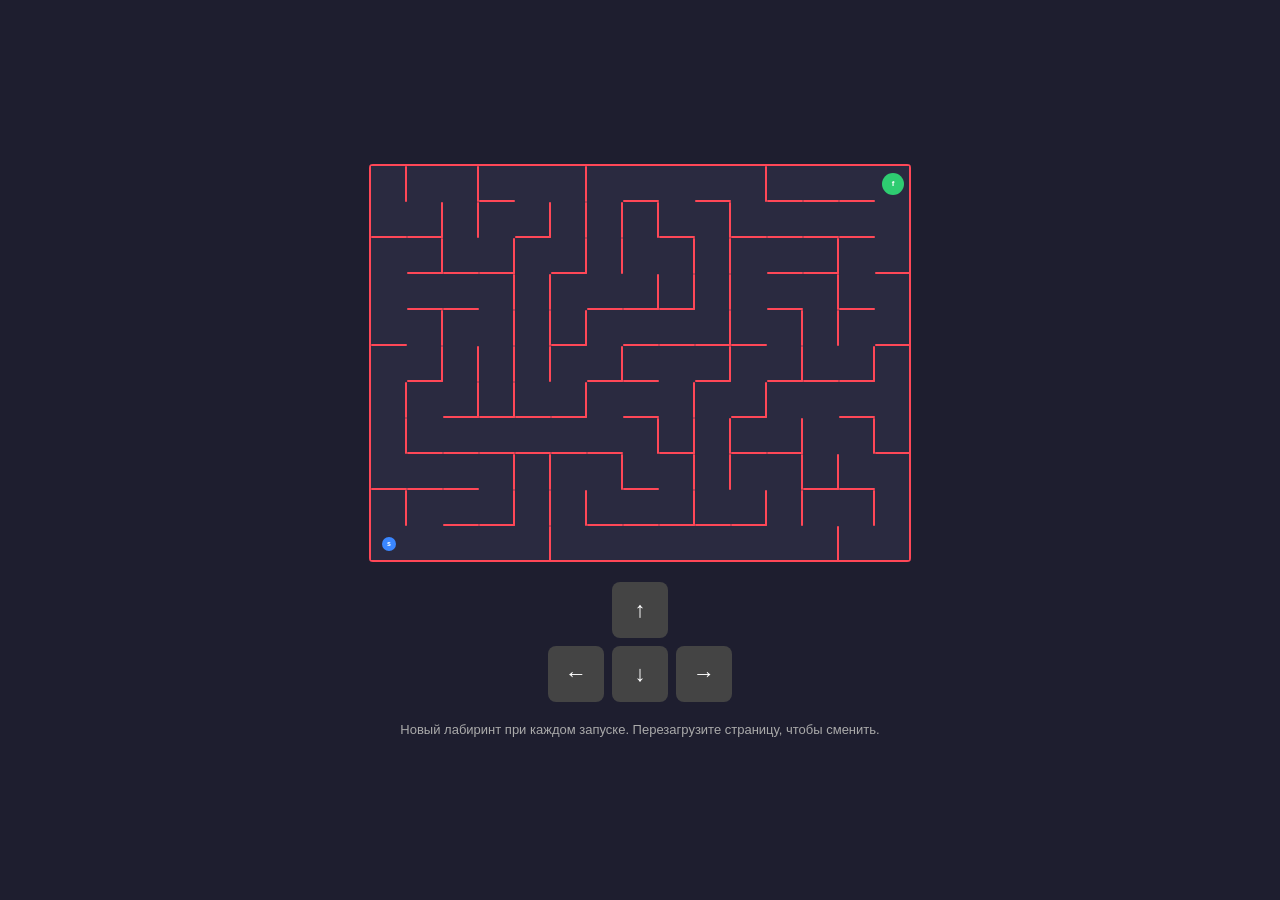
<file: index.html>
<!DOCTYPE html>
<html lang="ru">
<head>
<meta charset="UTF-8">
<title>Лабиринт: один путь</title>
<style>
    * { box-sizing: border-box; }
    body {
        margin: 0; min-height: 100vh;
        display: flex; align-items: center; justify-content: center;
        background: #1e1e2f; font-family: Arial, sans-serif; color: #fff;
    }
    #container { display: flex; flex-direction: column; align-items: center; gap: 20px; }
    #maze {
        position: relative;
        background: #2a2a40;
        border-radius: 4px;
        overflow: hidden;
    }
    #thingie {
        position: absolute;
        width: 14px; height: 14px;
        display: flex; align-items: center; justify-content: center;
        background: #3a86ff; border-radius: 50%;
        font-size: 7px; font-weight: bold; color: #fff; z-index: 2;
    }
    #home {
        position: absolute;
        width: 22px; height: 22px;
        display: flex; align-items: center; justify-content: center;
        background: #2ecc71; border-radius: 50%;
        font-size: 8px; font-weight: bold; color: #fff; z-index: 1;
    }
    .emo { pointer-events: none; user-select: none; }
    .wall { position: absolute; background: #ff4757; border-radius: 1px; }
    .buttons {
        display: grid;
        grid-template-columns: repeat(3, 56px);
        grid-template-rows: repeat(2, 56px);
        gap: 8px; justify-content: center;
    }
    #bu { grid-column: 2; grid-row: 1; }
    #bl { grid-column: 1; grid-row: 2; }
    #bd { grid-column: 2; grid-row: 2; }
    #br { grid-column: 3; grid-row: 2; }
    .btn {
        width: 56px; height: 56px;
        background: #444; color: #fff; border: none; border-radius: 8px;
        font-size: 22px; cursor: pointer; transition: background 0.15s;
    }
    .btn:hover  { background: #5a5a7a; }
    .btn:active { background: #3a86ff; }
    #status { font-size: 13px; color: #aaa; }
</style>
</head>
<body>
<div id="container">
    <div class="mbox">
        <div id="maze">
            <div id="thingie"><span class="emo">s</span></div>
            <div id="home"><span class="emo">f</span></div>
        </div>
    </div>
    <div class="controls">
        <div class="buttons">
            <button class="btn" id="bu">↑</button>
            <button class="btn" id="bl">←</button>
            <button class="btn" id="bd">↓</button>
            <button class="btn" id="br">→</button>
        </div>
    </div>
    <div id="status">Новый лабиринт при каждом запуске. Перезагрузите страницу, чтобы сменить.</div>
</div>

<script>
    const maze   = document.getElementById('maze');
    const player = document.getElementById('thingie');
    const home   = document.getElementById('home');

    const COLS = 15, ROWS = 11;
    const CELL = 36;
    const WALL = 2;
    const PLAYER = 14;
    const STEP = 6;

    // ---- Генерация лабиринта DFS (recursive backtracker) ----
    // Каждая клетка: { walls: {top, right, bottom, left} } — true = стена есть
    function generateMaze(cols, rows) {
        const grid = Array.from({ length: rows }, () =>
            Array.from({ length: cols }, () => ({
                top: true, right: true, bottom: true, left: true, visited: false
            }))
        );

        const stack = [];
        let current = { x: 0, y: 0 };
        grid[0][0].visited = true;
        stack.push(current);

        const dirs = [
            { dx: 0, dy: -1, wall: 'top',    opp: 'bottom' },
            { dx: 1, dy: 0,  wall: 'right',  opp: 'left'   },
            { dx: 0, dy: 1,  wall: 'bottom', opp: 'top'    },
            { dx: -1, dy: 0, wall: 'left',   opp: 'right'  }
        ];

        while (stack.length > 0) {
            const c = stack[stack.length - 1];
            const neighbors = [];
            for (const d of dirs) {
                const nx = c.x + d.dx, ny = c.y + d.dy;
                if (nx >= 0 && nx < cols && ny >= 0 && ny < rows && !grid[ny][nx].visited) {
                    neighbors.push({ nx, ny, d });
                }
            }
            if (neighbors.length === 0) {
                stack.pop();
            } else {
                const { nx, ny, d } = neighbors[Math.floor(Math.random() * neighbors.length)];
                grid[c.y][c.x][d.wall] = false;
                grid[ny][nx][d.opp] = false;
                grid[ny][nx].visited = true;
                stack.push({ x: nx, y: ny });
            }
        }
        return grid;
    }

    const grid = generateMaze(COLS, ROWS);

    // ---- Преобразование стен сетки в прямоугольники для отрисовки и коллизий ----
    const WALLS = [];

    // Внешний периметр
    WALLS.push([0, 0, COLS * CELL + WALL, WALL]);                 // сверху
    WALLS.push([0, ROWS * CELL, COLS * CELL + WALL, WALL]);       // снизу
    WALLS.push([0, 0, WALL, ROWS * CELL + WALL]);                 // слева
    WALLS.push([COLS * CELL, 0, WALL, ROWS * CELL + WALL]);       // справа

    // Внутренние стены
    for (let y = 0; y < ROWS; y++) {
        for (let x = 0; x < COLS; x++) {
            const c = grid[y][x];
            const px = x * CELL + WALL;
            const py = y * CELL + WALL;

            if (c.right && x < COLS - 1) {
                WALLS.push([(x + 1) * CELL, y * CELL + WALL, WALL, CELL]);
            }
            if (c.bottom && y < ROWS - 1) {
                WALLS.push([x * CELL + WALL, (y + 1) * CELL, CELL, WALL]);
            }
        }
    }

    maze.style.width  = (COLS * CELL + WALL) + 'px';
    maze.style.height = (ROWS * CELL + WALL) + 'px';

    for (const [wx, wy, ww, wh] of WALLS) {
        const el = document.createElement('div');
        el.className = 'wall';
        el.style.left = wx + 'px';
        el.style.top = wy + 'px';
        el.style.width = ww + 'px';
        el.style.height = wh + 'px';
        maze.appendChild(el);
    }

    // Старт — левая нижняя клетка, финиш — правая верхняя
    const startCell = { x: 0, y: ROWS - 1 };
    const finCell   = { x: COLS - 1, y: 0 };

    let x = startCell.x * CELL + WALL + (CELL - PLAYER) / 2;
    let y = startCell.y * CELL + WALL + (CELL - PLAYER) / 2;

    home.style.left = (finCell.x * CELL + WALL + (CELL - 22) / 2) + 'px';
    home.style.top  = (finCell.y * CELL + WALL + (CELL - 22) / 2) + 'px';

    function draw() {
        player.style.left = x + 'px';
        player.style.top  = y + 'px';
    }

    function intersects(ax, ay, aw, ah, bx, by, bw, bh) {
        return ax < bx + bw && ax + aw > bx && ay < by + bh && ay + ah > by;
    }

    function canMove(nx, ny) {
        if (nx < WALL || ny < WALL) return false;
        if (nx + PLAYER > COLS * CELL || ny + PLAYER > ROWS * CELL) return false;
        for (const [wx, wy, ww, wh] of WALLS) {
            if (intersects(nx, ny, PLAYER, PLAYER, wx, wy, ww, wh)) return false;
        }
        return true;
    }

    function move(dx, dy) {
        if (canMove(x + dx, y)) x += dx;
        if (canMove(x, y + dy)) y += dy;
        draw();
        checkFinish();
    }

    function checkFinish() {
        const r1 = player.getBoundingClientRect();
        const r2 = home.getBoundingClientRect();
        const overlap = !(r1.right < r2.left || r1.left > r2.right ||
                          r1.bottom < r2.top || r1.top > r2.bottom);
        if (overlap) {
            setTimeout(() => {
                alert('Вы прошли лабиринт!');
                location.reload();
            }, 50);
        }
    }

    document.getElementById('bu').addEventListener('click', () => move(0, -STEP));
    document.getElementById('bd').addEventListener('click', () => move(0,  STEP));
    document.getElementById('bl').addEventListener('click', () => move(-STEP, 0));
    document.getElementById('br').addEventListener('click', () => move( STEP, 0));

    document.addEventListener('keydown', (e) => {
        switch (e.key) {
            case 'ArrowUp':    e.preventDefault(); move(0, -STEP); break;
            case 'ArrowDown':  e.preventDefault(); move(0,  STEP); break;
            case 'ArrowLeft':  e.preventDefault(); move(-STEP, 0); break;
            case 'ArrowRight': e.preventDefault(); move( STEP, 0); break;
        }
    });

    draw();
</script>
</body>
</html>
</file>
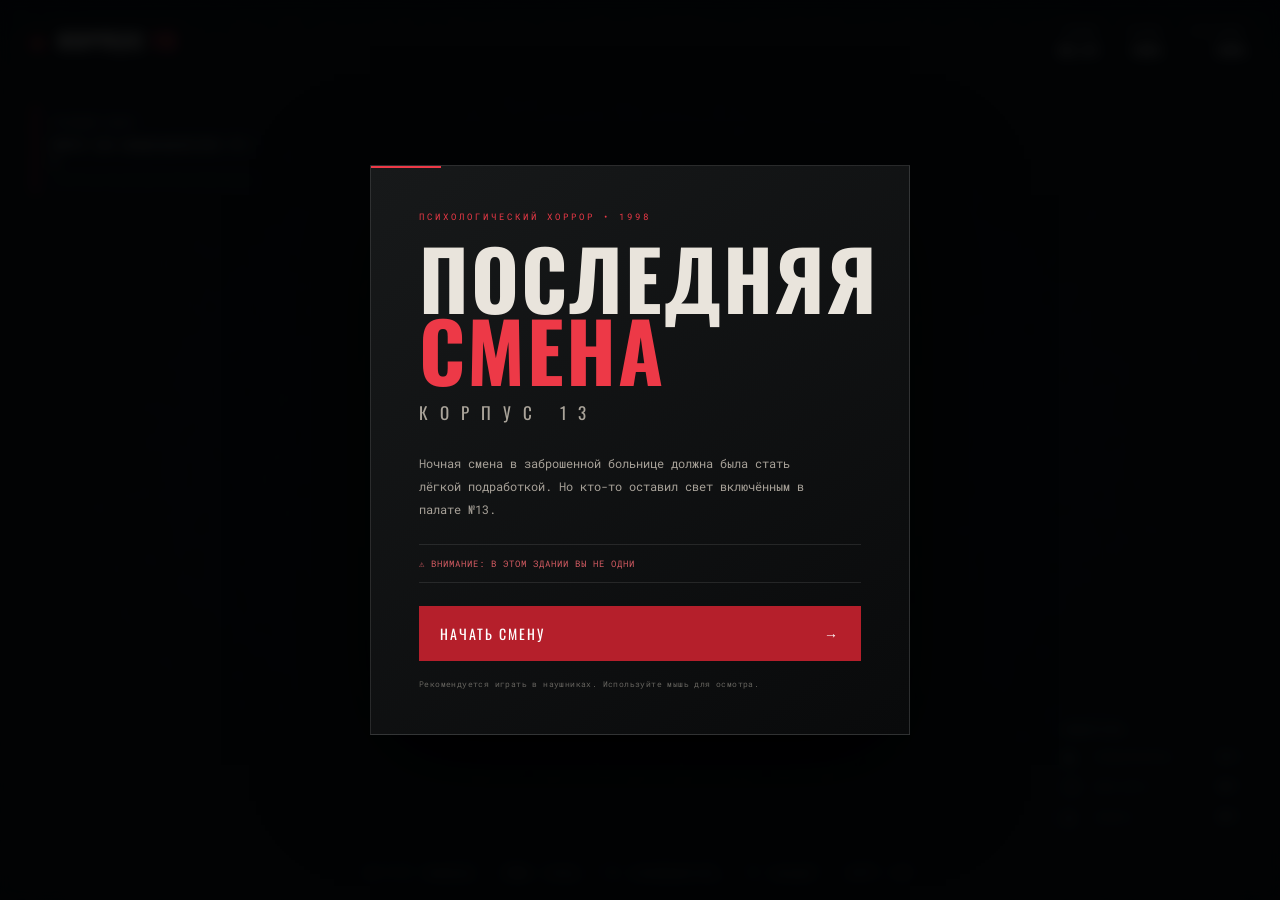
<file: игры/corpus13_horror_game/index.html>
<!DOCTYPE html>
<html lang="ru">
<head>
  <meta charset="UTF-8">
  <meta name="viewport" content="width=device-width, initial-scale=1.0">
  <title>Последняя смена — Корпус 13</title>
  <link rel="stylesheet" href="style.css">
</head>
<body>
  <main id="game">
    <canvas id="screen" aria-label="Игровой экран"></canvas>
    <div class="vignette"></div>
    <div class="noise"></div>

    <header class="hud">
      <div class="brand"><span class="red-dot"></span> КОРПУС <b>13</b></div>
      <div class="hud-right">
        <div class="stat"><span>ВРЕМЯ</span><b id="clock">02:47</b></div>
        <div class="stat"><span>ЗАРЯД</span><b id="battery">100%</b></div>
        <div class="stat"><span>РАССУДОК</span><b id="sanity">100%</b></div>
      </div>
    </header>

    <section class="objective">
      <div class="eyebrow">ТЕКУЩАЯ ЦЕЛЬ</div>
      <div id="objectiveText">Найти три предохранителя: 0 / 3</div>
      <div class="objective-line"><i id="objectiveProgress"></i></div>
    </section>

    <div class="crosshair"><i></i><b></b></div>
    <div id="prompt" class="prompt"></div>
    <div id="message" class="message"></div>
    <div id="damage" class="damage"></div>

    <aside class="inventory">
      <div class="inventory-title">ИНВЕНТАРЬ</div>
      <div class="inventory-slots">
        <div class="slot" id="slotFuse"><span>▣</span><small>ПРЕДОХРАНИТЕЛИ</small><b id="fuseCount">0/3</b></div>
        <div class="slot" id="slotKey"><span>⚿</span><small>КЛЮЧ-КАРТА</small><b id="keyState">НЕТ</b></div>
        <div class="slot" id="slotNote"><span>▤</span><small>ЗАПИСКА</small><b id="noteState">НЕТ</b></div>
      </div>
    </aside>

    <div class="bottom-hint">W A S D — движение <span>•</span> МЫШЬ — обзор <span>•</span> E — взаимодействие <span>•</span> F — фонарик <span>•</span> SHIFT — бег</div>

    <section id="startScreen" class="overlay visible">
      <div class="panel title-panel">
        <div class="overline">ПСИХОЛОГИЧЕСКИЙ ХОРРОР • 1998</div>
        <h1>ПОСЛЕДНЯЯ<br><em>СМЕНА</em></h1>
        <div class="subtitle">КОРПУС 13</div>
        <p class="story">Ночная смена в заброшенной больнице должна была стать лёгкой подработкой. Но кто-то оставил свет включённым в палате №13.</p>
        <div class="warning">⚠ ВНИМАНИЕ: В ЭТОМ ЗДАНИИ ВЫ НЕ ОДНИ</div>
        <button id="startBtn" class="primary">НАЧАТЬ СМЕНУ <span>→</span></button>
        <div class="controls-note">Рекомендуется играть в наушниках. Используйте мышь для осмотра.</div>
      </div>
    </section>

    <section id="noteScreen" class="overlay">
      <div class="panel note-panel">
        <div class="overline">НАЙДЕННЫЙ ДОКУМЕНТ • 17.11.1998</div>
        <h2 id="noteTitle">Записка дежурного</h2>
        <p id="noteBody"></p>
        <button id="closeNote" class="secondary">ЗАКРЫТЬ [E]</button>
      </div>
    </section>

    <section id="endScreen" class="overlay">
      <div class="panel end-panel">
        <div class="overline" id="endOverline">СМЕНА ОКОНЧЕНА</div>
        <h2 id="endTitle">ТЫ ВЫБРАЛСЯ</h2>
        <p id="endText"></p>
        <div class="end-stats" id="endStats"></div>
        <button id="restartBtn" class="primary">ИГРАТЬ СНОВА ↻</button>
      </div>
    </section>

    <div class="pause-label" id="pauseLabel">ПАУЗА <small>Нажмите ESC, чтобы продолжить</small></div>
    <div class="toast" id="toast"></div>
  </main>
  <script src="game.js"></script>
</body>
</html>
</file>
<file: игры/corpus13_horror_game/style.css>
@import url('https://fonts.googleapis.com/css2?family=Oswald:wght@300;400;500;600;700&family=Roboto+Mono:wght@400;500;600&display=swap');

:root{--red:#b51f2b;--red2:#ed3947;--paper:#d7d0c4;--muted:#8c8983}
*{box-sizing:border-box}
html,body{margin:0;width:100%;height:100%;overflow:hidden;background:#050607;color:var(--paper);font-family:'Roboto Mono',monospace}
#game{position:relative;width:100vw;height:100vh;min-height:520px;background:#080a0c;overflow:hidden}
canvas{position:absolute;inset:0;width:100%;height:100%;display:block}
.vignette{position:absolute;inset:0;pointer-events:none;background:radial-gradient(ellipse at center,transparent 25%,rgba(0,0,0,.3) 65%,rgba(0,0,0,.88) 130%);z-index:2}
.noise{position:absolute;inset:-50%;pointer-events:none;opacity:.055;z-index:3;background-image:url("data:image/svg+xml,%3Csvg viewBox='0 0 180 180' xmlns='http://www.w3.org/2000/svg'%3E%3Cfilter id='n'%3E%3CfeTurbulence type='fractalNoise' baseFrequency='.9' numOctaves='3' stitchTiles='stitch'/%3E%3C/filter%3E%3Crect width='100%25' height='100%25' filter='url(%23n)' opacity='.8'/%3E%3C/svg%3E");animation:grain .18s steps(2) infinite}
@keyframes grain{0%{transform:translate(0,0)}25%{transform:translate(2%,-1%)}50%{transform:translate(-1%,2%)}75%{transform:translate(1%,1%)}100%{transform:translate(-2%,-1%)}}
.hud{position:absolute;z-index:5;top:0;left:0;right:0;padding:25px 34px;display:flex;align-items:flex-start;justify-content:space-between;background:linear-gradient(#050607d9,transparent)}
.brand{font:600 20px Oswald,sans-serif;letter-spacing:3px;color:#e5dfd4}.brand b{color:var(--red2)}.red-dot{display:inline-block;width:7px;height:7px;background:var(--red2);border-radius:50%;margin:0 10px 2px 0;box-shadow:0 0 12px var(--red2)}
.hud-right{display:flex;gap:28px}.stat{display:flex;flex-direction:column;gap:5px;text-align:right}.stat span,.eyebrow,.inventory-title{font-size:9px;letter-spacing:2px;color:#8e8b85}.stat b{font-size:13px;font-weight:500;color:#e3ded5}
.objective{position:absolute;z-index:5;top:104px;left:34px;width:235px;padding:13px 15px;background:#090b0dd9;border-left:2px solid var(--red)}.objective .eyebrow{margin-bottom:8px}.objective div:nth-child(2){font-size:11px;line-height:1.5}.objective-line{height:2px;background:#343331;margin-top:10px}.objective-line i{display:block;width:0;height:100%;background:var(--red2);transition:width .3s}
.crosshair{position:absolute;z-index:4;left:50%;top:50%;width:12px;height:12px;transform:translate(-50%,-50%);opacity:.7}.crosshair i,.crosshair b{position:absolute;background:#e6e0d7}.crosshair i{width:1px;height:12px;left:5px}.crosshair b{height:1px;width:12px;top:5px}
.prompt{position:absolute;z-index:7;left:50%;top:58%;transform:translateX(-50%);font-size:11px;letter-spacing:1px;color:#fff;background:#080909c9;padding:10px 16px;border:1px solid #ffffff2b;opacity:0;transition:opacity .15s;white-space:nowrap}.prompt.show{opacity:1}
.message{position:absolute;z-index:6;left:50%;top:18%;transform:translateX(-50%);font-size:12px;letter-spacing:1px;color:#e8d9c6;text-align:center;text-shadow:0 2px 10px #000;opacity:0;transition:opacity .4s;max-width:80%}.message.show{opacity:1}
.damage{position:absolute;inset:0;z-index:4;pointer-events:none;opacity:0;background:radial-gradient(ellipse,transparent 30%,#a50017a6 100%)}.damage.hit{animation:hit .45s}@keyframes hit{0%{opacity:0}25%{opacity:1}100%{opacity:0}}
.inventory{position:absolute;z-index:5;right:30px;bottom:58px;width:200px;background:#080a0bd9;border:1px solid #ffffff1b;padding:13px}.inventory-title{margin-bottom:10px}.inventory-slots{display:flex;flex-direction:column;gap:7px}.slot{display:grid;grid-template-columns:24px 1fr auto;align-items:center;gap:6px;font-size:9px;color:#a8a39a}.slot span{font-size:17px;color:#817d76}.slot b{font-size:10px;color:#e7e1d7;font-weight:500}.slot small{font-size:8px;letter-spacing:.5px}
.bottom-hint{position:absolute;z-index:5;bottom:22px;left:50%;transform:translateX(-50%);font-size:9px;letter-spacing:1px;color:#77756f;white-space:nowrap}.bottom-hint span{color:var(--red);padding:0 7px}
.overlay{position:absolute;inset:0;z-index:10;display:none;align-items:center;justify-content:center;background:#020304d9;backdrop-filter:blur(7px);padding:24px}.overlay.visible{display:flex}
.panel{width:min(540px,100%);padding:45px 48px;background:linear-gradient(145deg,#17191a,#090a0b);border:1px solid #ffffff20;box-shadow:0 30px 100px #000;position:relative}.panel:before{content:"";position:absolute;left:0;top:0;width:70px;height:2px;background:var(--red2)}
.overline{font-size:9px;letter-spacing:3px;color:var(--red2);margin-bottom:20px}.title-panel h1{font:700 clamp(52px,8vw,82px)/.87 Oswald,sans-serif;letter-spacing:2px;margin:0;color:#e9e4dc}.title-panel h1 em{font-style:normal;color:var(--red2)}.subtitle{font:400 17px Oswald,sans-serif;letter-spacing:12px;margin:15px 0 27px;color:#aaa49a}
.story{font:12px/1.9 'Roboto Mono',monospace;color:#a7a198;max-width:410px}.warning{font-size:9px;letter-spacing:1px;color:#d35b62;border-top:1px solid #ffffff19;border-bottom:1px solid #ffffff19;padding:13px 0;margin:23px 0}
button{font-family:Oswald,sans-serif;letter-spacing:2px;cursor:pointer;transition:.2s}button.primary{width:100%;padding:16px 20px;background:var(--red);border:1px solid var(--red);color:white;font-size:14px;text-align:left}button.primary span{float:right}button.primary:hover{background:#d12a38;box-shadow:0 0 25px #b51f2b55;transform:translateY(-1px)}.controls-note{font-size:8px;color:#66645f;margin-top:18px;letter-spacing:.4px}
.note-panel{max-width:480px;background:#d4c9ae;color:#292720;border:0;box-shadow:0 20px 80px #000}.note-panel:before{background:#8b252b}.note-panel .overline{color:#84252b}.note-panel h2{font:600 30px Oswald,sans-serif;margin:0 0 18px}.note-panel p{font:13px/2 'Roboto Mono',monospace;white-space:pre-line;color:#39362e}.secondary{margin-top:20px;background:transparent;border:1px solid #655d50;color:#292720;padding:12px 18px;font-size:12px}.secondary:hover{background:#c0b397}
.end-panel{text-align:center}.end-panel h2{font:600 48px Oswald,sans-serif;margin:0 0 15px}.end-panel p{font-size:12px;line-height:1.9;color:#aaa49a}.end-stats{display:flex;justify-content:center;gap:30px;margin:25px 0;color:#bbb;font-size:10px}.end-stats b{display:block;color:#eee;font-size:19px;margin-top:6px}
.pause-label{display:none;position:absolute;z-index:8;inset:0;background:#020304b9;align-items:center;justify-content:center;flex-direction:column;font:600 38px Oswald,sans-serif;letter-spacing:7px}.pause-label small{font:10px 'Roboto Mono';letter-spacing:1px;color:#aaa;margin-top:15px}.pause-label.show{display:flex}
.toast{position:absolute;z-index:9;bottom:100px;left:50%;transform:translateX(-50%);background:#101213;border:1px solid #ffffff25;padding:12px 18px;font-size:10px;letter-spacing:1px;color:#ddd;opacity:0;transition:opacity .25s;pointer-events:none}.toast.show{opacity:1}
@media(max-width:650px){.hud{padding:16px}.brand{font-size:15px}.hud-right{gap:12px}.stat span{font-size:7px}.stat b{font-size:10px}.objective{left:16px;top:85px;width:190px}.inventory{right:12px;bottom:50px;width:175px}.bottom-hint{font-size:7px;bottom:14px}.panel{padding:32px 25px}.title-panel h1{font-size:58px}.end-panel h2{font-size:35px}}
</file>
